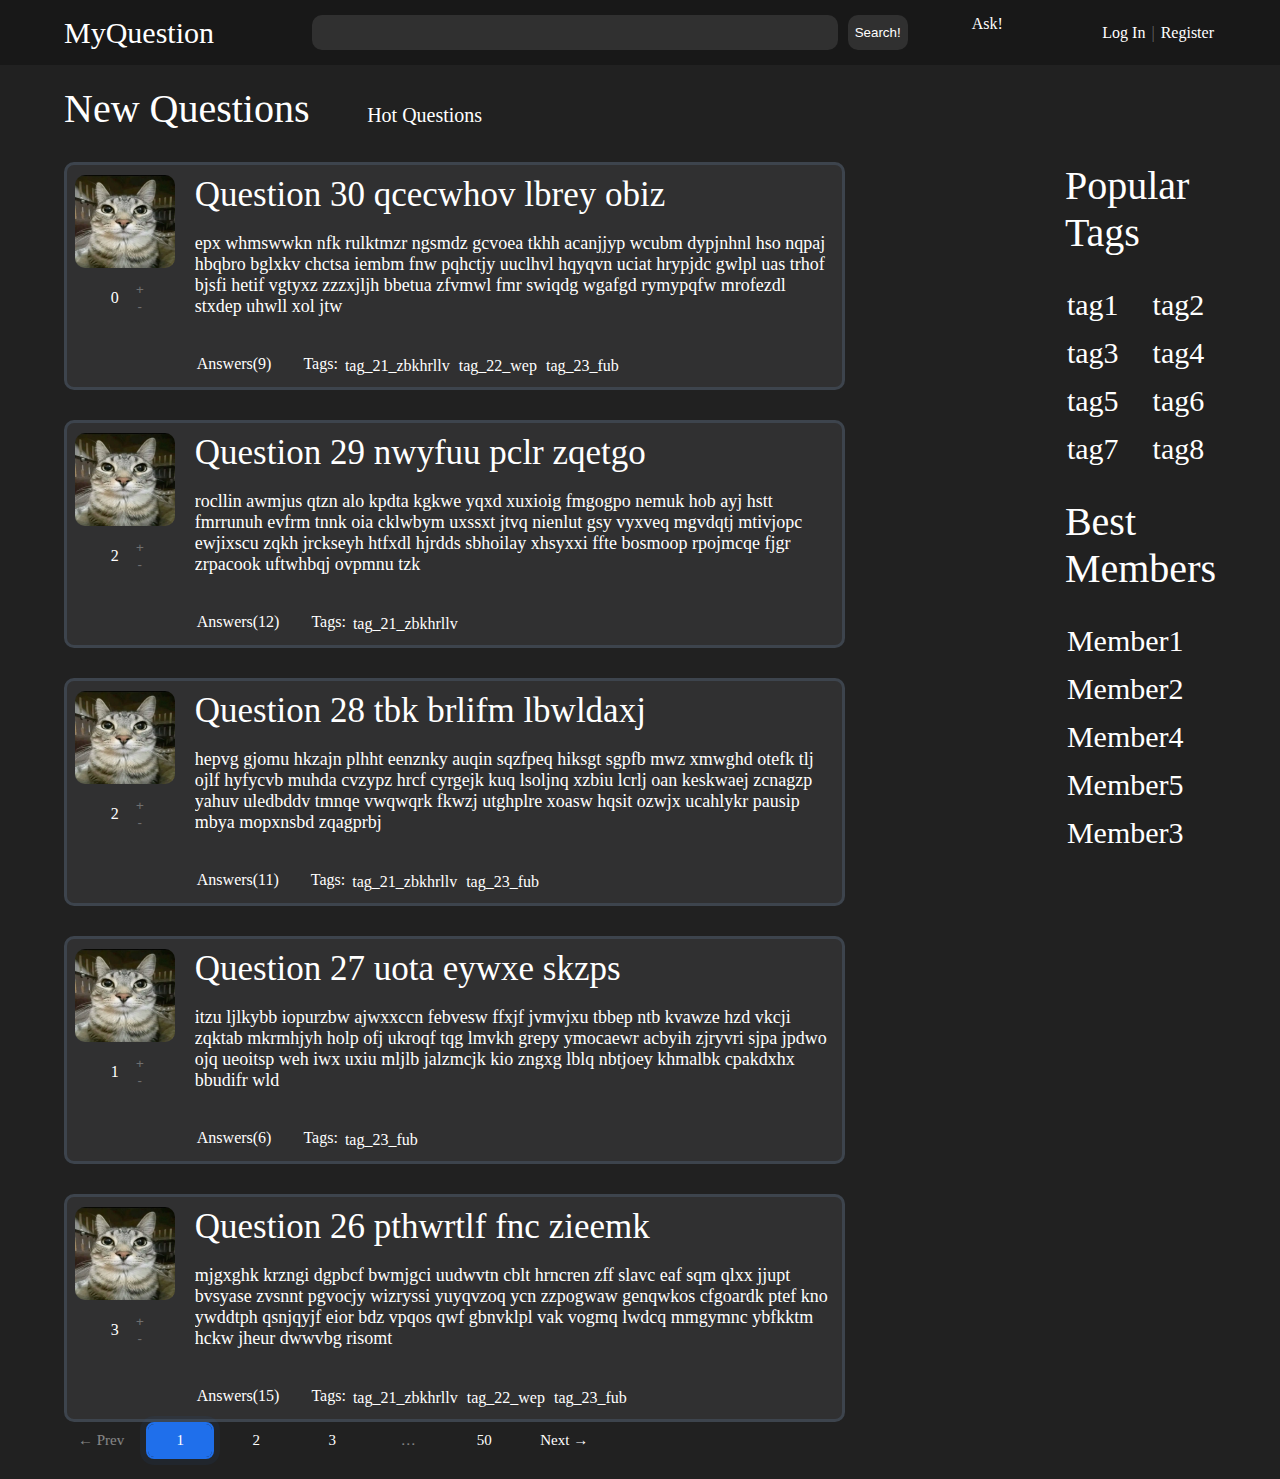
<file: static/sample.html>
<!DOCTYPE html>
<html lang="en">
<head>
    <meta charset="UTF-8">
    <meta name="viewport" content="width=device-width, initial-scale=1.0">
    <link rel="stylesheet" href="/static/css/layout/base.css">
    <script src="https://ajax.googleapis.com/ajax/libs/jquery/3.7.1/jquery.min.js"></script>
    <script src="/static/js/ajax.js" defer></script>
    
<link rel="stylesheet" href="/static/css/index.css">
<link rel="stylesheet" href="/static/css/layout/questions-answers.css">
<link rel="stylesheet" href="/static/css/layout/paginator.css">
<title>My Question</title>

</head>
<body>
    <nav class="navbar">
        <a href="/" class="logo">MyQuestion</a>
        <div class="search">
            <input id="search_question" type="search" class="search__area">
            <div class="search-ask">
                <button class="search__btn">Search!</button>
                <a class="a_btn" href="/ask">Ask!</a>
            </div>
        </div>
        <div class="profile">
        
            
            <div class="auth_links">
                <a href="/login" class="gray_link">Log In</a>
                <span style="color: #666;">|</span>
                <a href="/register" class="gray_link">Register</a>
            </div>
        
</div>
    </nav>
    <div class="main_block">
        
<div class="new_hot_questions">
    <div class="cur_title">
        New Questions
    </div>
    <div class="other_questions">
        <a href="/hot" class="other_questions">Hot Questions</a>
    </div>
</div>

        <div class="main_content">
            <div class='left-column'>
                

<div class="questions">
    
        


<div class="question-answer">
    <div class="question-answer__avatar_likes">
        <img class="question_avatar" src="/static/images/silly_cat.jpg" alt="Avatar">
        
        <div class="question-answer__likes">
            <div class="like_count" id="rating-250">
                0
            </div>
            
            <div class="rate">
                
                
                <button class="rate_btn js-vote" 
                        data-id="250" 
                        data-type="like" 
                        data-obj="question"
                        disabled>
                    +
                </button>
                
                <button class="rate_btn js-vote" 
                        data-id="250" 
                        data-type="dislike" 
                        data-obj="question"
                        disabled>
                    -
                </button>
            </div>
        </div>
    </div>
    
    <div class="question-answer__content">
        <div class="question-answer__theme_text">
            <a href="/question/250" class="question-answer__theme">Question 30 qcecwhov lbrey obiz</a>
            <p class="question-answer__text">epx whmswwkn nfk rulktmzr ngsmdz gcvoea tkhh acanjjyp wcubm dypjnhnl hso nqpaj hbqbro bglxkv chctsa iembm fnw pqhctjy uuclhvl hqyqvn uciat hrypjdc gwlpl uas trhof bjsfi hetif vgtyxz zzzxjljh bbetua zfvmwl fmr swiqdg wgafgd rymypqfw mrofezdl stxdep uhwll xol jtw</p>
        </div>
        
        <div class="question__links">
            <div class="question__answers">
                <a href="/question/250" class="white-gray_link">Answers(9)</a>
            </div>
            
            <div class="question__tags">
                <div class="question__tags_title">Tags:</div>
                <div style="display: flex; gap: 5px; flex-wrap: wrap;">
                    
                        <a href="/tag/21" class="white-gray_link">
                            tag_21_zbkhrllv
                        </a>
                    
                        <a href="/tag/22" class="white-gray_link">
                            tag_22_wep
                        </a>
                    
                        <a href="/tag/23" class="white-gray_link">
                            tag_23_fub
                        </a>
                    
                </div>
            </div>
        </div>
    </div>
</div>
    
        


<div class="question-answer">
    <div class="question-answer__avatar_likes">
        <img class="question_avatar" src="/static/images/silly_cat.jpg" alt="Avatar">
        
        <div class="question-answer__likes">
            <div class="like_count" id="rating-249">
                2
            </div>
            
            <div class="rate">
                
                
                <button class="rate_btn js-vote" 
                        data-id="249" 
                        data-type="like" 
                        data-obj="question"
                        disabled>
                    +
                </button>
                
                <button class="rate_btn js-vote" 
                        data-id="249" 
                        data-type="dislike" 
                        data-obj="question"
                        disabled>
                    -
                </button>
            </div>
        </div>
    </div>
    
    <div class="question-answer__content">
        <div class="question-answer__theme_text">
            <a href="/question/249" class="question-answer__theme">Question 29 nwyfuu pclr zqetgo</a>
            <p class="question-answer__text">rocllin awmjus qtzn alo kpdta kgkwe yqxd xuxioig fmgogpo nemuk hob ayj hstt fmrrunuh evfrm tnnk oia cklwbym uxssxt jtvq nienlut gsy vyxveq mgvdqtj mtivjopc ewjixscu zqkh jrckseyh htfxdl hjrdds sbhoilay xhsyxxi ffte bosmoop rpojmcqe fjgr zrpacook uftwhbqj ovpmnu tzk</p>
        </div>
        
        <div class="question__links">
            <div class="question__answers">
                <a href="/question/249" class="white-gray_link">Answers(12)</a>
            </div>
            
            <div class="question__tags">
                <div class="question__tags_title">Tags:</div>
                <div style="display: flex; gap: 5px; flex-wrap: wrap;">
                    
                        <a href="/tag/21" class="white-gray_link">
                            tag_21_zbkhrllv
                        </a>
                    
                </div>
            </div>
        </div>
    </div>
</div>
    
        


<div class="question-answer">
    <div class="question-answer__avatar_likes">
        <img class="question_avatar" src="/static/images/silly_cat.jpg" alt="Avatar">
        
        <div class="question-answer__likes">
            <div class="like_count" id="rating-248">
                2
            </div>
            
            <div class="rate">
                
                
                <button class="rate_btn js-vote" 
                        data-id="248" 
                        data-type="like" 
                        data-obj="question"
                        disabled>
                    +
                </button>
                
                <button class="rate_btn js-vote" 
                        data-id="248" 
                        data-type="dislike" 
                        data-obj="question"
                        disabled>
                    -
                </button>
            </div>
        </div>
    </div>
    
    <div class="question-answer__content">
        <div class="question-answer__theme_text">
            <a href="/question/248" class="question-answer__theme">Question 28 tbk brlifm lbwldaxj</a>
            <p class="question-answer__text">hepvg gjomu hkzajn plhht eenznky auqin sqzfpeq hiksgt sgpfb mwz xmwghd otefk tlj ojlf hyfycvb muhda cvzypz hrcf cyrgejk kuq lsoljnq xzbiu lcrlj oan keskwaej zcnagzp yahuv uledbddv tmnqe vwqwqrk fkwzj utghplre xoasw hqsit ozwjx ucahlykr pausip mbya mopxnsbd zqagprbj</p>
        </div>
        
        <div class="question__links">
            <div class="question__answers">
                <a href="/question/248" class="white-gray_link">Answers(11)</a>
            </div>
            
            <div class="question__tags">
                <div class="question__tags_title">Tags:</div>
                <div style="display: flex; gap: 5px; flex-wrap: wrap;">
                    
                        <a href="/tag/21" class="white-gray_link">
                            tag_21_zbkhrllv
                        </a>
                    
                        <a href="/tag/23" class="white-gray_link">
                            tag_23_fub
                        </a>
                    
                </div>
            </div>
        </div>
    </div>
</div>
    
        


<div class="question-answer">
    <div class="question-answer__avatar_likes">
        <img class="question_avatar" src="/static/images/silly_cat.jpg" alt="Avatar">
        
        <div class="question-answer__likes">
            <div class="like_count" id="rating-247">
                1
            </div>
            
            <div class="rate">
                
                
                <button class="rate_btn js-vote" 
                        data-id="247" 
                        data-type="like" 
                        data-obj="question"
                        disabled>
                    +
                </button>
                
                <button class="rate_btn js-vote" 
                        data-id="247" 
                        data-type="dislike" 
                        data-obj="question"
                        disabled>
                    -
                </button>
            </div>
        </div>
    </div>
    
    <div class="question-answer__content">
        <div class="question-answer__theme_text">
            <a href="/question/247" class="question-answer__theme">Question 27 uota eywxe skzps</a>
            <p class="question-answer__text">itzu ljlkybb iopurzbw ajwxxccn febvesw ffxjf jvmvjxu tbbep ntb kvawze hzd vkcji zqktab mkrmhjyh holp ofj ukroqf tqg lmvkh grepy ymocaewr acbyih zjryvri sjpa jpdwo ojq ueoitsp weh iwx uxiu mljlb jalzmcjk kio zngxg lblq nbtjoey khmalbk cpakdxhx bbudifr wld</p>
        </div>
        
        <div class="question__links">
            <div class="question__answers">
                <a href="/question/247" class="white-gray_link">Answers(6)</a>
            </div>
            
            <div class="question__tags">
                <div class="question__tags_title">Tags:</div>
                <div style="display: flex; gap: 5px; flex-wrap: wrap;">
                    
                        <a href="/tag/23" class="white-gray_link">
                            tag_23_fub
                        </a>
                    
                </div>
            </div>
        </div>
    </div>
</div>
    
        


<div class="question-answer">
    <div class="question-answer__avatar_likes">
        <img class="question_avatar" src="/static/images/silly_cat.jpg" alt="Avatar">
        
        <div class="question-answer__likes">
            <div class="like_count" id="rating-246">
                3
            </div>
            
            <div class="rate">
                
                
                <button class="rate_btn js-vote" 
                        data-id="246" 
                        data-type="like" 
                        data-obj="question"
                        disabled>
                    +
                </button>
                
                <button class="rate_btn js-vote" 
                        data-id="246" 
                        data-type="dislike" 
                        data-obj="question"
                        disabled>
                    -
                </button>
            </div>
        </div>
    </div>
    
    <div class="question-answer__content">
        <div class="question-answer__theme_text">
            <a href="/question/246" class="question-answer__theme">Question 26 pthwrtlf fnc zieemk</a>
            <p class="question-answer__text">mjgxghk krzngi dgpbcf bwmjgci uudwvtn cblt hrncren zff slavc eaf sqm qlxx jjupt bvsyase zvsnnt pgvocjy wizryssi yuyqvzoq ycn zzpogwaw genqwkos cfgoardk ptef kno ywddtph qsnjqyjf eior bdz vpqos qwf gbnvklpl vak vogmq lwdcq mmgymnc ybfkktm hckw jheur dwwvbg risomt</p>
        </div>
        
        <div class="question__links">
            <div class="question__answers">
                <a href="/question/246" class="white-gray_link">Answers(15)</a>
            </div>
            
            <div class="question__tags">
                <div class="question__tags_title">Tags:</div>
                <div style="display: flex; gap: 5px; flex-wrap: wrap;">
                    
                        <a href="/tag/21" class="white-gray_link">
                            tag_21_zbkhrllv
                        </a>
                    
                        <a href="/tag/22" class="white-gray_link">
                            tag_22_wep
                        </a>
                    
                        <a href="/tag/23" class="white-gray_link">
                            tag_23_fub
                        </a>
                    
                </div>
            </div>
        </div>
    </div>
</div>
    
</div>


<div class='paginator_block'
    <nav class="pagination_wrapper" aria-label="Pagination">
        <ul class="pagination">
            
                <li class="page-item disabled"><span class="page-link gray_link">← Prev</span></li>
            

            

            
                
                    
                        <li class="page-item active"><span class="page-link">1</span></li>
                    
                
            
                
                    
                        <li class="page-item"><a class="page-link gray_link" href="?page=2">2</a></li>
                    
                
            
                
                    
                        <li class="page-item"><a class="page-link gray_link" href="?page=3">3</a></li>
                    
                
            
                
            
                
            
                
            
                
            
                
            
                
            
                
            
                
            
                
            
                
            
                
            
                
            
                
            
                
            
                
            
                
            
                
            
                
            
                
            
                
            
                
            
                
            
                
            
                
            
                
            
                
            
                
            
                
            
                
            
                
            
                
            
                
            
                
            
                
            
                
            
                
            
                
            
                
            
                
            
                
            
                
            
                
            
                
            
                
            
                
            
                
            
                
            

            
                
                    <li class="page-item disabled"><span class="page-link gray_link">…</span></li>
                
                <li class="page-item"><a class="page-link gray_link" href="?page=50">50</a></li>
            

            
                <li class="page-item"><a class="page-link gray_link" href="?page=2">Next →</a></li>
            
        </ul>
    </nav>
</div>


            </div>
            <div class="tags_members">
                <div class="tags">
                    <div class="tags_title">
                        Popular Tags
                    </div>
                    <div class="popular_tags">
                        <a href="/tag/1" class="popular_tag gray_link">tag1</a>
                        <a href="#" class="popular_tag gray_link">tag2</a>
                        <a href="#" class="popular_tag gray_link">tag3</a>
                        <a href="#" class="popular_tag gray_link">tag4</a>
                        <a href="#" class="popular_tag gray_link">tag5</a>
                        <a href="#" class="popular_tag gray_link">tag6</a>
                        <a href="#" class="popular_tag gray_link">tag7</a>
                        <a href="#" class="popular_tag gray_link">tag8</a>
                    </div>
                </div>
                <div class="members">
                    <div class="members_title">
                        Best Members
                    </div>
                    <div class="best_members">
                        <a href="#" class="best_member gray_link">Member1</a>
                        <a href="#" class="best_member gray_link">Member2</a>
                        <a href="#" class="best_member gray_link">Member4</a>
                        <a href="#" class="best_member gray_link">Member5</a>
                        <a href="#" class="best_member gray_link">Member3</a>
                    </div>
                </div>
            </div>
        </div>
    </div>
</body>
</html>
</file>
<file: static/css/layout/base.css>
:active, :hover, :focus{
    outline: 0;
    outline-offset: 0;
}

body{
    margin: 0;
    color: white;
    background-color: #212121;
}

a{
  text-decoration:none;
  color: white;
}

.gray_link{
    border: 2px solid transparent;
    background-clip: padding-box;
    transition: background-color 0.25s ease-in-out, border-color 0.25s ease-in-out;
    border-radius: 5px;
}

.gray_link:hover{
    border-color: #303030;
    background-color: #303030;
}

.main_block{
    padding: 20px 5%;
    display: flex;
    flex-direction: column;
    gap: 30px;
}

.main_content{
    display: flex;
    justify-content: space-between;
}

.tags_members{
    display: flex;
    flex-direction: column;
    gap: 30px;
    width: 25%;
}

.tags_title{
    font-size: 40px;
}

.members_title{
    font-size: 40px;
}

.popular_tags{
    display: flex;
    flex-wrap: wrap;
    gap: 30px;
    row-gap: 10px;
}

.popular_tag{
    font-size: 30px;
}

.tags{
    display: flex;
    flex-direction: column;
    gap: 30px;
}

.members{
    display: flex;
    flex-direction: column;
    gap: 30px;
}

.best_members{
    font-size: 30px;
    display: flex;
    flex-direction: column;
    align-items: start;
    gap: 10px;
}

input, textarea{
  border: none;
  border-radius: 10px;
  caret-color: white;
  color: white;
  padding: 2%;
}

button{
    color: white;
    border-radius: 10px;
    border: none;
}

.logo{
    font-size: 30px;
}

input[type="search"]::-webkit-search-decoration,
input[type="search"]::-webkit-search-cancel-button,
input[type="search"]::-webkit-search-results-button,
input[type="search"]::-webkit-search-results-decoration {
  display: none;
}

.navbar{
    display: flex;
    justify-content: space-between;
    background-color: #181818;
    padding: 15px 5%;
    align-items: center;
}

.search{
    display: flex;
    width: 60%;
    height: 35px;
    gap: 10px;
}

.cur_title{
    font-size: 40px;
}

.search__btn{
    width: 60px;
    height: 35px;
    background-color: #303030;
    transition: background-color 0.4s ease;
}

.search-ask{
    display: flex;
    gap: 5vw;
}

.ask__btn{
    background-color: #424242;
    display: flex;
    justify-content: center;
    align-items: center;
    border-radius: 10px;
    width: 50px;
    height: 35px;
    transition: background-color 0.4s ease;
}

.search__btn:hover, .ask__btn:hover{
    background-color: #1f6feb;
}

.search__area{
    padding: 0 10px;
    width: 80%;
    height: 100%;
    background-color: #303030;
    font-size: 18px;
    border: 2px solid transparent;
    transition: border-color 0.5s ease, 
                box-shadow 0.5s ease;
}

.search__area:focus{
    border-color: #1f6feb;
    box-shadow: 0 0 0 6px rgba(31,111,235,0.06);
}

.profile{
    display: flex;
    align-items: center;
    gap: 1vw;
}

.content__name{
    border: 2px solid transparent;
}

.profile__content{
    margin-right: auto;
    font-size: 20px;
    display: flex;
    flex-direction: column;
}

.user_avatar{
    max-width: 60px;
    max-height: 60px;
    border-radius: 10px;
}

.question__text{
    font-size: 18px;
}
</file>
<file: static/css/index.css>
.new_hot_questions{
    display: flex;
    gap: 5%;
    align-items: last baseline;
}

.other_questions{
    font-size: 20px;
    transition: box-shadow 0.25s ease-in-out, background-color 0.25s ease-in-out;
    border-radius: 5px;
}

.other_questions:hover{
    box-shadow: 0 0 0 5px #303030;
    background-color: #303030;
}

.left_column{
    display: flex;
    flex-direction: column;
    gap: 20px;
}
</file>
<file: static/css/layout/questions-answers.css>
.question_avatar{
    max-width: 100px;
    max-height: 100px;
    border-radius: 10px;
}

.rate_btn{
    width: 20px;
    background-color: transparent;
    transition: background-color .18s ease;
}

.rate_btn:hover{
    background-color: #3f3f3f;
}

.question-answer__avatar_likes{
    display: flex;
    flex: 0 0 70px;
    flex-direction: column;
    align-items: center;
    gap: 10px;
}

.question-answer__likes{
    display: flex;
    align-items: center;
    size: 20px;
}

.rate{
    display: flex;
    flex-direction: column;
    width: 20px;
    height: 40px;
    justify-content: center;
}

.question__links{
    display: flex;
    gap: 30px;
    align-items: start;
}

.question__tags{
    display: flex;
    align-items: start;
    gap: 5px;
}

.like_count{
    height: 40px;
    width: 30px;
    display: flex;
    justify-content: center;
    align-items: center;
}

.question-answer__theme{
    font-size: 35px;
}

.question-answer__text{
    font-size: 18px;
    display: -webkit-box;
    -webkit-line-clamp: 5;
    -webkit-box-orient: vertical;
    overflow: hidden;
    line-clamp: 3;
    text-overflow: ellipsis;
}

.question-answer__content{
    display: flex;
    flex-direction: column;
    align-items: start;
    gap: 20px;
}

.question-answer{
    border: 3px solid #3d444d;
    border-radius: 10px;
    padding: 10px 1%;
    display: flex;
    justify-content: flex-start;
    gap: 20px;
    background: #303031;
    transition: border-color .18s ease;
}

.question-answer:hover{
    border-color: #1f6feb;
}

.white-gray_link{
    border: 2px solid transparent;
    background-clip: padding-box;
    transition: background-color 0.25s ease-in-out, border-color 0.25s ease-in-out;
    border-radius: 5px;
}

.white-gray_link:hover{
    border-color: #3d444d;
    background-color: #3d444d;
}

.questions{
    display: flex;
    flex-direction: column;
    width: 78%;
    gap: 30px;
}

.notags{
    color: #666;
    font-size: 0.9em;
}

.rate_btn[disabled] {
    opacity: 0.3;
    cursor: not-allowed;
    pointer-events: none;
}

.rate_btn[disabled]:hover {
    background-color: transparent;
}

.correct_ans{
    color: #2da44e;
    cursor: default;
}
</file>
<file: static/css/layout/paginator.css>
.pagination_wrapper{
    display: flex;
    justify-content: center;
    margin-top: 24px;
}

.pagination{
    display: flex;
    gap: 8px;
    list-style: none;
    padding: 0;
    margin: 0;
    align-items: center;
}

.page-item{
    display: inline-block;
}

.page-link{
    display: inline-flex;
    align-items: center;
    justify-content: center;
    padding: 8px 12px;
    min-width: 40px;
    border-radius: 8px;
    text-align: center;
    font-size: 15px;
    border: 2px solid transparent;
    background-clip: padding-box;
    transition: background-color 0.25s ease-in-out, border-color 0.25s ease-in-out;
}

.page-link.gray_link:hover{
    border-color: #303030;
    background-color: #303030;
}

.page-item.active .page-link{
    background-color: #1f6feb;
    border-color: #1f6feb;
    box-shadow: 0 0 0 6px rgba(31,111,235,0.06);
    pointer-events: none;
}

.page-item.disabled .page-link{
    opacity: 0.45;
    pointer-events: none;
}

.page-item .page-link{
    font-weight: 500;
}
</file>
